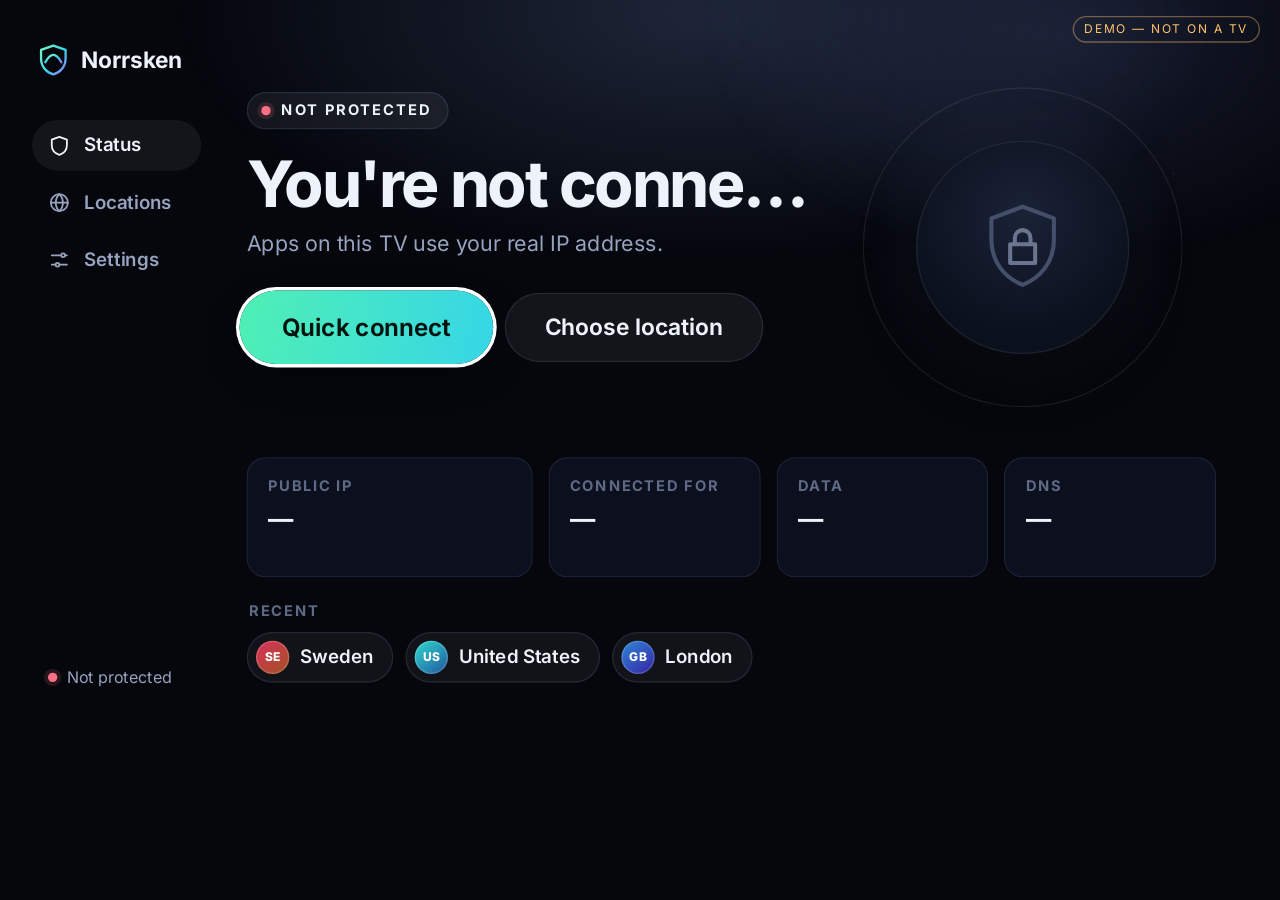
<file: app/index.html>
<!doctype html>
<html lang="en">
<head>
<meta charset="utf-8">
<title>Norrsken</title>
<meta name="viewport" content="width=1920, height=1080, user-scalable=no">
<link rel="stylesheet" href="css/app.css">
</head>
<body>
<svg width="0" height="0" style="position:absolute" aria-hidden="true"><defs><linearGradient id="lg" x1="0" y1="0" x2="1" y2="1"><stop offset="0" stop-color="#7cf7c8"/><stop offset=".55" stop-color="#36d6e7"/><stop offset="1" stop-color="#9a7bff"/></linearGradient></defs></svg>
<div id="stage" class="st-idle">
  <div class="sky" aria-hidden="true">
    <i class="glow cold c1"></i><i class="glow cold c2"></i>
    <i class="glow live l1"></i><i class="glow live l2"></i><i class="glow live l3"></i>
    <div class="stars"></div>
  </div>

  <nav id="rail">
    <div class="brand">
      <svg class="logo" viewBox="0 0 48 48" aria-hidden="true"><path d="M24 4 41 10v12c0 11-7.3 19.3-17 22-9.7-2.7-17-11-17-22V10z" fill="none" stroke="url(#lg)" stroke-width="3.2" stroke-linejoin="round"/><path d="M13 27c4-7 8-10 11-10s7 3 11 10" fill="none" stroke="url(#lg)" stroke-width="3.2" stroke-linecap="round"/></svg>
      <span>Norrsken</span>
    </div>
    <button class="f rail-item" data-screen="home"><svg viewBox="0 0 24 24"><path d="M12 3 20 6v6c0 5-3.4 8.6-8 10-4.6-1.4-8-5-8-10V6z"/></svg><span>Status</span></button>
    <button class="f rail-item" data-screen="locations"><svg viewBox="0 0 24 24"><circle cx="12" cy="12" r="9"/><path d="M3 12h18M12 3c2.6 2.6 3.8 5.6 3.8 9S14.6 18.4 12 21c-2.6-2.6-3.8-5.6-3.8-9S9.4 5.6 12 3z"/></svg><span>Locations</span></button>
    <button class="f rail-item" data-screen="settings"><svg viewBox="0 0 24 24"><path d="M4 7h10M18 7h2M4 17h4M12 17h8"/><circle cx="16" cy="7" r="2"/><circle cx="10" cy="17" r="2"/></svg><span>Settings</span></button>
    <div class="rail-foot"><span class="dot"></span><span id="rail-status">Not protected</span></div>
  </nav>

  <main id="main">
    <!-- STATUS -->
    <section id="screen-home" class="screen" data-scope>
      <div class="hero">
        <div class="hero-text">
          <div class="pill" id="h-pill"><span class="dot"></span><span id="h-state">Not protected</span></div>
          <h1 id="h-title">You're not connected</h1>
          <p class="sub" id="h-sub">Apps on this TV use your real IP address.</p>
          <div class="actions">
            <button class="f btn primary big" id="h-main">Quick connect</button>
            <button class="f btn ghost big" id="h-choose">Choose location</button>
          </div>
          <p class="msg" id="h-msg"></p>
        </div>
        <div class="orb" id="orb" aria-hidden="true">
          <div class="halo"></div>
          <div class="ring"></div>
          <div class="spin"></div>
          <div class="core">
            <svg viewBox="0 0 64 64"><path class="shield" d="M32 6 52 13.5v14C52 41 43.5 51.5 32 56 20.5 51.5 12 41 12 27.5v-14z"/><path class="tick" d="M22.5 31.5 29 38l13-14"/><path class="lock" d="M24 30h16v12H24zM27 30v-4a5 5 0 0 1 10 0v4"/></svg>
          </div>
        </div>
      </div>
      <div class="stats" id="h-stats">
        <div class="stat"><span class="k">Public IP</span><span class="v" id="s-ip">—</span><span class="s" id="s-ip2">&nbsp;</span></div>
        <div class="stat"><span class="k">Connected for</span><span class="v" id="s-time">—</span><span class="s" id="s-server">&nbsp;</span></div>
        <div class="stat"><span class="k">Data</span><span class="v" id="s-rx">—</span><span class="s" id="s-tx">&nbsp;</span></div>
        <div class="stat"><span class="k">DNS</span><span class="v" id="s-dns">—</span><span class="s" id="s-dns2">&nbsp;</span></div>
      </div>
      <div class="recents" id="h-recents-wrap">
        <h3>Recent</h3>
        <div class="chips" id="h-recents"></div>
      </div>
    </section>

    <!-- LOCATIONS -->
    <section id="screen-locations" class="screen" data-scope hidden>
      <header class="head">
        <h2>Locations</h2>
        <p class="sub">Pick a country or city. Norrsken connects to the least busy NordLynx server there.</p>
      </header>
      <div class="scroller" id="loc-scroll">
        <h3 class="sec">Quick picks</h3>
        <div class="grid" id="loc-popular"></div>
        <h3 class="sec">All countries <span class="count" id="loc-count"></span></h3>
        <div class="grid" id="loc-all"><p class="loading">Loading countries…</p></div>
        <p class="hint">Tip: CH+ / CH− jumps a page.</p>
      </div>
    </section>

    <!-- SETTINGS -->
    <section id="screen-settings" class="screen" data-scope hidden>
      <header class="head">
        <h2>Settings</h2>
      </header>
      <div class="scroller">
        <h3 class="sec">Connection</h3>
        <div class="rows">
          <button class="f row toggle" data-setting="autoConnect">
            <span class="txt"><span class="t">Connect when the TV starts</span><span class="d">Reconnects to your last location every time the TV turns on.</span></span>
            <span class="switch"><i></i></span>
          </button>
          <button class="f row toggle" data-setting="killSwitch">
            <span class="txt"><span class="t">Kill switch</span><span class="d">If the VPN drops or Norrsken stops unexpectedly, block internet instead of exposing your real IP. Your home network stays reachable.</span></span>
            <span class="switch"><i></i></span>
          </button>
          <button class="f row toggle" data-setting="threatProtection">
            <span class="txt"><span class="t">Threat Protection Lite</span><span class="d">Use NordVPN DNS that refuses ad, tracker and malware domains.</span></span>
            <span class="switch"><i></i></span>
          </button>
        </div>
        <h3 class="sec">Account</h3>
        <div class="rows">
          <div class="row static"><span class="txt"><span class="t">NordVPN</span><span class="d" id="acc-state">Not linked</span></span></div>
          <button class="f row" id="acc-relink"><span class="txt"><span class="t">Replace access token</span><span class="d">Link a new token, for example after the old one expired.</span></span><span class="chev">›</span></button>
          <button class="f row danger" id="acc-unlink"><span class="txt"><span class="t">Unlink this TV</span><span class="d">Disconnects and deletes the stored token and key.</span></span><span class="chev">›</span></button>
        </div>
        <h3 class="sec">Help</h3>
        <div class="rows">
          <button class="f row" id="diag-open"><span class="txt"><span class="t">Diagnostics &amp; log</span><span class="d">What Norrsken found on this TV, and the latest log lines.</span></span><span class="chev">›</span></button>
          <div class="row static"><span class="txt"><span class="t">About</span><span class="d" id="about">Norrsken · unofficial NordVPN client for rooted webOS. Not affiliated with Nord Security.</span></span></div>
        </div>
      </div>
    </section>

    <!-- LINK ACCOUNT (full screen) -->
    <section id="screen-link" class="screen full" data-scope hidden>
      <div class="link">
        <div class="link-text">
          <div class="brand big"><svg class="logo" viewBox="0 0 48 48" aria-hidden="true"><path d="M24 4 41 10v12c0 11-7.3 19.3-17 22-9.7-2.7-17-11-17-22V10z" fill="none" stroke="url(#lg)" stroke-width="3.2" stroke-linejoin="round"/><path d="M13 27c4-7 8-10 11-10s7 3 11 10" fill="none" stroke="url(#lg)" stroke-width="3.2" stroke-linecap="round"/></svg><span>Norrsken</span></div>
          <h1>Link your NordVPN account</h1>
          <ol class="steps">
            <li><span class="n">1</span><span>On your phone, scan the code or open <b id="l-url">…</b></span></li>
            <li><span class="n">2</span><span>Enter the code shown here, <b class="mono" id="l-pin">······</b></span></li>
            <li><span class="n">3</span><span>Paste an access token: in <b>Nord Account › NordVPN</b>, scroll down to <b>Advanced settings</b>.</span></li>
          </ol>
          <div class="actions">
            <button class="f btn ghost" id="l-type">Type the token on the TV</button>
            <button class="f btn ghost" id="l-cancel" hidden>Back</button>
          </div>
          <div class="manual" id="l-manual" hidden>
            <input class="f input" id="l-input" type="text" autocomplete="off" autocapitalize="off" spellcheck="false" placeholder="Access token">
            <button class="f btn primary" id="l-submit">Link</button>
          </div>
          <p class="msg" id="l-msg"></p>
        </div>
        <div class="qr-card">
          <canvas id="l-qr" width="460" height="460"></canvas>
          <div class="pin-big mono" id="l-pin2">······</div>
          <div class="small" id="l-exp">&nbsp;</div>
        </div>
      </div>
    </section>

    <!-- CAN'T RUN (full screen) -->
    <section id="screen-blocked" class="screen full" data-scope hidden>
      <div class="blocked">
        <div class="brand big"><svg class="logo" viewBox="0 0 48 48" aria-hidden="true"><path d="M24 4 41 10v12c0 11-7.3 19.3-17 22-9.7-2.7-17-11-17-22V10z" fill="none" stroke="url(#lg)" stroke-width="3.2" stroke-linejoin="round"/></svg><span>Norrsken</span></div>
        <h1 id="b-title">Norrsken needs a rooted TV</h1>
        <p class="sub" id="b-body"></p>
        <pre class="detail" id="b-detail"></pre>
        <div class="actions"><button class="f btn primary" id="b-retry">Try again</button></div>
      </div>
    </section>
  </main>

  <div id="sheet" class="sheet" hidden>
    <div class="sheet-card" data-scope>
      <h2 id="sheet-title"></h2>
      <p class="sub" id="sheet-sub"></p>
      <div class="sheet-body" id="sheet-body"></div>
    </div>
  </div>
  <div id="toast" class="toast"></div>
</div>
<script src="js/countries-fallback.js"></script>
<script src="js/luna.js"></script>
<script src="js/mock.js"></script>
<script src="js/nav.js"></script>
<script src="js/app.js"></script>
</body>
</html>
</file>
<file: app/css/app.css>
@font-face {
  font-family: "Inter";
  src: url("../assets/fonts/inter-latin-wght-normal.woff2") format("woff2");
  font-weight: 100 900;
  font-display: block;
  unicode-range: U+0000-00FF, U+0131, U+0152-0153, U+02BB-02BC, U+02C6, U+02DA, U+02DC, U+2000-206F, U+2074, U+20AC, U+2122, U+2191, U+2193, U+2212, U+2215, U+FEFF, U+FFFD;
}
@font-face {
  font-family: "Inter";
  src: url("../assets/fonts/inter-latin-ext-wght-normal.woff2") format("woff2");
  font-weight: 100 900;
  font-display: block;
  unicode-range: U+0100-02AF, U+0304, U+0308, U+0329, U+1E00-1E9F, U+1EF2-1EFF, U+2020, U+20A0-20AB, U+20AD-20C0, U+2113, U+2C60-2C7F, U+A720-A7FF;
}

:root {
  --bg: #05070d;
  --panel: rgba(16, 22, 38, 0.72);
  --panel-solid: #0e1424;
  --line: rgba(160, 185, 255, 0.12);
  --text: #eef2fb;
  --dim: #97a3bf;
  --faint: #5f6b86;
  --green: #4ff0b4;
  --teal: #36d6e7;
  --violet: #9a7bff;
  --amber: #ffc46b;
  --red: #ff6f86;
  --accent: var(--green);
  --focus: #ffffff;
  --radius: 28px;
  --ease: cubic-bezier(.2, .7, .2, 1);
}

* { box-sizing: border-box; }
html, body {
  margin: 0; height: 100%; overflow: hidden;
  background: var(--bg); color: var(--text);
  font-family: "Inter", "LG Smart UI", system-ui, sans-serif;
  font-size: 28px; line-height: 1.35;
  -webkit-font-smoothing: antialiased;
  font-feature-settings: "cv11", "ss01";
}
button { font: inherit; color: inherit; background: none; border: 0; padding: 0; margin: 0; text-align: left; cursor: pointer; }
[hidden] { display: none !important; }
.f:focus { outline: none; }
.mono { font-variant-numeric: tabular-nums; letter-spacing: .06em; }

#stage {
  position: absolute; left: 0; top: 0; width: 1920px; height: 1080px;
  transform-origin: 0 0; overflow: hidden;
  display: flex;
}

/* ---------- sky ---------- */
.sky { position: absolute; inset: 0; pointer-events: none; z-index: 0; }
.glow { position: absolute; border-radius: 50%; transition: opacity 1.6s var(--ease); will-change: transform, opacity; }
.cold { opacity: 1; }
.live { opacity: 0; }
.c1 { width: 1600px; height: 760px; left: 260px; top: -360px; background: radial-gradient(closest-side, rgba(90, 110, 160, .30), transparent); }
.c2 { width: 1100px; height: 700px; left: 1050px; top: -300px; background: radial-gradient(closest-side, rgba(70, 80, 130, .28), transparent); }
.l1 { width: 1500px; height: 700px; left: 160px; top: -300px; background: radial-gradient(closest-side, rgba(79, 240, 180, .52), transparent); animation: drift1 26s ease-in-out infinite alternate; }
.l2 { width: 1300px; height: 720px; left: 780px; top: -320px; background: radial-gradient(closest-side, rgba(54, 214, 231, .44), transparent); animation: drift2 31s ease-in-out infinite alternate; }
.l3 { width: 1200px; height: 760px; left: 1180px; top: -280px; background: radial-gradient(closest-side, rgba(154, 123, 255, .46), transparent); animation: drift1 37s ease-in-out infinite alternate-reverse; }
@keyframes drift1 { from { transform: translate3d(-60px, 0, 0) scale(1); } to { transform: translate3d(90px, 30px, 0) scale(1.08); } }
@keyframes drift2 { from { transform: translate3d(70px, 10px, 0) scale(1.05); } to { transform: translate3d(-80px, -20px, 0) scale(.96); } }
.stars {
  position: absolute; inset: 0; opacity: .45;
  background-image:
    radial-gradient(1.4px 1.4px at 140px 220px, #fff8, transparent),
    radial-gradient(1.2px 1.2px at 620px 120px, #fff6, transparent),
    radial-gradient(1.6px 1.6px at 980px 300px, #fff7, transparent),
    radial-gradient(1.2px 1.2px at 1400px 90px, #fff6, transparent),
    radial-gradient(1.4px 1.4px at 1760px 260px, #fff7, transparent),
    radial-gradient(1.1px 1.1px at 1220px 420px, #fff5, transparent),
    radial-gradient(1.3px 1.3px at 420px 460px, #fff5, transparent);
}
.st-connected .cold, .st-connecting .cold, .st-reconnecting .cold { opacity: 0; }
.st-connected .live { opacity: 1; }
.st-connecting .live, .st-reconnecting .live { opacity: .55; animation-duration: 9s, 9s; }
.st-error .c1 { background: radial-gradient(closest-side, rgba(255, 111, 134, .22), transparent); }

/* ---------- rail ---------- */
#rail {
  position: relative; z-index: 2; width: 330px; flex: none;
  padding: 64px 28px 48px 48px; display: flex; flex-direction: column; gap: 10px;
}
.brand { display: flex; align-items: center; gap: 16px; font-weight: 700; font-size: 34px; letter-spacing: -.01em; margin: 0 0 54px 6px; }
.brand .logo { width: 52px; height: 52px; flex: none; }
.brand.big { font-size: 40px; margin: 0 0 40px; }
.brand.big .logo { width: 64px; height: 64px; }
.rail-item {
  display: flex; align-items: center; gap: 20px; height: 76px; padding: 0 24px;
  border-radius: 999px; color: var(--dim); font-weight: 600;
  transition: background .18s, color .18s, transform .18s var(--ease);
}
.rail-item svg { width: 34px; height: 34px; fill: none; stroke: currentColor; stroke-width: 1.9; stroke-linecap: round; stroke-linejoin: round; }
.rail-item.current { color: var(--text); background: rgba(255, 255, 255, .06); }
.rail-item.is-focus { outline: none; background: var(--focus); color: #070a12; transform: scale(1.04); }
.rail-foot { margin-top: auto; display: flex; align-items: center; gap: 14px; padding: 0 24px; color: var(--dim); font-size: 24px; }
.dot { width: 14px; height: 14px; border-radius: 50%; background: var(--red); flex: none; box-shadow: 0 0 0 6px rgba(255, 111, 134, .14); }
.st-connected .dot { background: var(--green); box-shadow: 0 0 0 6px rgba(79, 240, 180, .16); }
.st-connecting .dot, .st-reconnecting .dot { background: var(--amber); box-shadow: 0 0 0 6px rgba(255, 196, 107, .16); animation: blink 1.1s ease-in-out infinite; }
@keyframes blink { 50% { opacity: .35; } }

/* ---------- screens ---------- */
#main { position: relative; z-index: 1; flex: 1; min-width: 0; }
.screen { position: absolute; inset: 0; padding: 64px 96px 56px 40px; display: flex; flex-direction: column; }
.screen.full { padding: 80px 120px; }
.has-full #rail { display: none; }
.head h2 { font-size: 64px; letter-spacing: -.025em; margin: 0 0 8px; line-height: 1.1; }
.sub { color: var(--dim); margin: 0; font-size: 28px; }
h3.sec { font-size: 24px; text-transform: uppercase; letter-spacing: .14em; color: var(--faint); margin: 40px 0 20px 4px; font-weight: 700; }
h3.sec .count { color: var(--faint); font-weight: 600; letter-spacing: .04em; }
.scroller { flex: 1; overflow: hidden; margin: 24px -40px 0 -40px; padding: 0 40px 60px 40px; position: relative;
  -webkit-mask-image: linear-gradient(to bottom, transparent 0, #000 36px, #000 calc(100% - 60px), transparent 100%);
          mask-image: linear-gradient(to bottom, transparent 0, #000 36px, #000 calc(100% - 60px), transparent 100%); }
.scroller > :first-child { margin-top: 28px; }
.hint { color: var(--faint); font-size: 22px; margin: 36px 4px 0; }

/* ---------- buttons ---------- */
.btn {
  display: inline-flex; align-items: center; justify-content: center; gap: 14px;
  height: 84px; padding: 0 48px; border-radius: 999px; font-weight: 650; font-size: 30px;
  transition: transform .18s var(--ease), background .18s, color .18s, box-shadow .18s;
}
.btn.big { height: 104px; padding: 0 60px; font-size: 34px; }
.btn.primary { background: linear-gradient(100deg, var(--green), var(--teal)); color: #03130d; }
.btn.primary.stop { background: rgba(255, 255, 255, .1); color: var(--text); box-shadow: inset 0 0 0 2px rgba(255, 255, 255, .16); }
.btn.ghost { background: rgba(255, 255, 255, .06); box-shadow: inset 0 0 0 2px var(--line); }
.btn.is-focus { outline: none; transform: scale(1.06); box-shadow: 0 0 0 5px var(--focus), 0 18px 50px rgba(0, 0, 0, .45); }
.btn.ghost.is-focus, .btn.primary.stop.is-focus { background: var(--focus); color: #070a12; }
.actions { display: flex; gap: 28px; margin-top: 52px; flex-wrap: wrap; }
.msg { min-height: 40px; margin: 30px 0 0; color: var(--dim); font-size: 26px; }
.msg.err { color: var(--red); }

/* ---------- home ---------- */
.hero { display: flex; align-items: center; justify-content: space-between; gap: 40px; flex: 1; min-height: 0; }
.hero-text { flex: 1; min-width: 0; padding-top: 10px; }
.pill { display: inline-flex; align-items: center; gap: 16px; height: 56px; padding: 0 26px 0 22px; border-radius: 999px;
  background: rgba(255, 255, 255, .06); box-shadow: inset 0 0 0 2px var(--line); font-weight: 700; font-size: 22px; letter-spacing: .14em; text-transform: uppercase; }
.st-connected .pill { color: var(--green); box-shadow: inset 0 0 0 2px rgba(79, 240, 180, .28); background: rgba(79, 240, 180, .08); }
.st-connecting .pill, .st-reconnecting .pill { color: var(--amber); }
.st-error .pill { color: var(--red); }
#h-title { font-size: 96px; line-height: 1.02; letter-spacing: -.035em; margin: 34px 0 18px; font-weight: 750;
  white-space: nowrap; overflow: hidden; text-overflow: ellipsis; }
#h-sub { font-size: 32px; }
.orb { width: 560px; height: 560px; position: relative; flex: none; margin-right: 10px; }
.orb > * { position: absolute; border-radius: 50%; }
.orb .halo { inset: -60px; background: radial-gradient(closest-side, rgba(120, 140, 200, .16), transparent 70%); transition: background 1.2s; }
.orb .ring { inset: 40px; box-shadow: inset 0 0 0 2px rgba(255, 255, 255, .08); }
.orb .spin { inset: 40px; background: conic-gradient(from 0deg, transparent 0 60%, rgba(255, 196, 107, .9) 85%, transparent 86%);
  -webkit-mask: radial-gradient(farthest-side, transparent calc(100% - 4px), #000 calc(100% - 3px));
          mask: radial-gradient(farthest-side, transparent calc(100% - 4px), #000 calc(100% - 3px));
  opacity: 0; transition: opacity .6s; }
.st-connecting .orb .spin, .st-reconnecting .orb .spin { opacity: 1; animation: spin 1.6s linear infinite; }
@keyframes spin { to { transform: rotate(360deg); } }
.orb .core { inset: 120px; display: grid; place-items: center;
  background: radial-gradient(circle at 50% 35%, #1a2236, #0b101d 70%); box-shadow: inset 0 0 0 2px rgba(255, 255, 255, .07), 0 30px 80px rgba(0, 0, 0, .5);
  transition: box-shadow 1.2s; }
.orb svg { width: 150px; height: 150px; fill: none; stroke-linecap: round; stroke-linejoin: round; }
.orb .shield { stroke: #44506b; stroke-width: 2.6; transition: stroke 1s; }
.orb .tick { stroke: var(--green); stroke-width: 4; stroke-dasharray: 40; stroke-dashoffset: 40; transition: stroke-dashoffset .8s .3s var(--ease); }
.orb .lock { stroke: #6a7690; stroke-width: 2.6; transition: opacity .4s; }
.st-connected .orb .halo { background: radial-gradient(closest-side, rgba(79, 240, 180, .30), rgba(54, 214, 231, .10) 55%, transparent 72%); }
.st-connected .orb .core { box-shadow: inset 0 0 0 2px rgba(79, 240, 180, .35), 0 0 120px rgba(79, 240, 180, .25); }
.st-connected .orb .shield { stroke: var(--green); }
.st-connected .orb .tick { stroke-dashoffset: 0; }
.st-connected .orb .lock { opacity: 0; }

.stats { display: grid; grid-template-columns: 1.35fr 1fr 1fr 1fr; gap: 24px; margin-top: 8px; }
.stat { background: var(--panel); border-radius: var(--radius); padding: 28px 32px; box-shadow: inset 0 0 0 1.5px var(--line); min-width: 0; }
.stat .k { display: block; font-size: 22px; color: var(--faint); text-transform: uppercase; letter-spacing: .12em; font-weight: 700; }
.stat .v { display: block; font-size: 38px; font-weight: 700; margin: 10px 0 4px; white-space: nowrap; overflow: hidden; text-overflow: ellipsis; font-variant-numeric: tabular-nums; }
.stat .s { display: block; font-size: 22px; color: var(--dim); white-space: nowrap; overflow: hidden; text-overflow: ellipsis; }
.recents { margin-top: 36px; min-height: 120px; }
.recents h3 { font-size: 22px; text-transform: uppercase; letter-spacing: .14em; color: var(--faint); margin: 0 0 16px 4px; }
.chips { display: flex; gap: 18px; flex-wrap: nowrap; }
.chip { display: inline-flex; align-items: center; gap: 16px; height: 76px; padding: 0 30px 0 14px; border-radius: 999px;
  background: rgba(255, 255, 255, .05); box-shadow: inset 0 0 0 2px var(--line); font-weight: 600; white-space: nowrap;
  transition: transform .18s var(--ease), background .18s, color .18s; }
.chip.is-focus { outline: none; background: var(--focus); color: #070a12; transform: scale(1.06); }
.chip .badge { width: 50px; height: 50px; font-size: 18px; }

/* ---------- badges & cards ---------- */
.badge { --h: 160; width: 72px; height: 72px; border-radius: 50%; display: grid; place-items: center; flex: none;
  font-weight: 800; font-size: 24px; letter-spacing: .04em; color: #fff;
  background: linear-gradient(140deg, hsl(var(--h) 70% 52%), hsl(calc(var(--h) + 40) 65% 38%));
  box-shadow: inset 0 0 0 2px rgba(255, 255, 255, .18); }
.badge.fast { background: linear-gradient(140deg, var(--green), var(--teal)); color: #03130d; }
.badge svg { width: 34px; height: 34px; fill: none; stroke: currentColor; stroke-width: 2.4; stroke-linecap: round; stroke-linejoin: round; }
.grid { display: grid; grid-template-columns: repeat(4, 1fr); gap: 22px; }
.card { display: flex; align-items: center; gap: 20px; height: 124px; padding: 0 24px; border-radius: var(--radius);
  background: var(--panel); box-shadow: inset 0 0 0 1.5px var(--line); min-width: 0; position: relative;
  transition: transform .18s var(--ease), background .18s, box-shadow .18s; }
.card .txt { min-width: 0; display: flex; flex-direction: column; }
.card .name { font-weight: 650; font-size: 28px; white-space: nowrap; overflow: hidden; text-overflow: ellipsis; }
.card .meta { font-size: 21px; color: var(--dim); white-space: nowrap; overflow: hidden; text-overflow: ellipsis; }
.card .badge { width: 64px; height: 64px; font-size: 22px; }
.card.is-focus { outline: none; background: var(--focus); color: #070a12; transform: scale(1.06); box-shadow: 0 20px 50px rgba(0, 0, 0, .5); z-index: 2; }
.card.is-focus .meta { color: #3c475f; }
.card.on::after { content: ""; position: absolute; top: 18px; right: 18px; width: 14px; height: 14px; border-radius: 50%; background: var(--green); box-shadow: 0 0 0 5px rgba(79, 240, 180, .2); }
.loading { color: var(--dim); }

/* ---------- settings rows ---------- */
.rows { display: flex; flex-direction: column; gap: 14px; max-width: 1300px; }
.row { display: flex; align-items: center; justify-content: space-between; gap: 40px; min-height: 118px; padding: 22px 36px;
  border-radius: var(--radius); background: var(--panel); box-shadow: inset 0 0 0 1.5px var(--line);
  transition: transform .18s var(--ease), background .18s; }
.row .txt { display: flex; flex-direction: column; gap: 4px; min-width: 0; }
.row .t { font-weight: 650; }
.row .d { color: var(--dim); font-size: 23px; }
.row .chev { font-size: 48px; color: var(--faint); line-height: 1; }
.row.static { background: transparent; box-shadow: none; min-height: 0; padding: 14px 36px; }
.row.danger .t { color: var(--red); }
.row.is-focus { outline: none; background: var(--focus); color: #070a12; transform: scale(1.02); }
.row.is-focus .d, .row.is-focus .chev { color: #3c475f; }
.row.danger.is-focus .t { color: #c4213f; }
.switch { width: 92px; height: 52px; border-radius: 999px; background: rgba(255, 255, 255, .14); position: relative; flex: none; transition: background .2s; }
.switch i { position: absolute; top: 6px; left: 6px; width: 40px; height: 40px; border-radius: 50%; background: #fff; transition: transform .22s var(--ease); }
.row.on .switch { background: var(--green); }
.row.on .switch i { transform: translateX(40px); }
.row.is-focus .switch { background: #c9d0de; }
.row.on.is-focus .switch { background: #20b884; }
.row.busy { opacity: .6; }

/* ---------- link screen ---------- */
.link { display: flex; align-items: center; justify-content: space-between; gap: 100px; height: 100%; }
.link-text { flex: 1; max-width: 980px; }
.link h1 { font-size: 76px; line-height: 1.05; letter-spacing: -.03em; margin: 0 0 44px; }
.steps { list-style: none; margin: 0; padding: 0; display: flex; flex-direction: column; gap: 26px; }
.steps li { display: flex; gap: 26px; align-items: flex-start; font-size: 32px; color: var(--dim); }
.steps b { color: var(--text); font-weight: 650; }
.steps .n { width: 54px; height: 54px; border-radius: 50%; flex: none; display: grid; place-items: center; font-weight: 800; font-size: 26px;
  color: #03130d; background: linear-gradient(140deg, var(--green), var(--teal)); margin-top: -6px; }
.qr-card { width: 600px; flex: none; padding: 50px 50px 40px; border-radius: 44px; background: #f6f8fc; color: #070a12; text-align: center;
  box-shadow: 0 40px 120px rgba(0, 0, 0, .55), 0 0 0 10px rgba(79, 240, 180, .14); }
.qr-card canvas { width: 460px; height: 460px; display: block; margin: 0 auto; image-rendering: pixelated; }
.pin-big { font-size: 72px; font-weight: 800; margin-top: 26px; letter-spacing: .22em; padding-left: .22em; }
.small { color: #5c6680; font-size: 22px; margin-top: 4px; }
.manual { display: flex; gap: 22px; margin-top: 34px; }
.input { flex: 1; height: 84px; border-radius: 22px; padding: 0 28px; font: inherit; font-size: 26px; color: var(--text);
  background: rgba(0, 0, 0, .35); border: 2px solid var(--line); font-family: ui-monospace, Menlo, monospace; }
.input:focus, .input.is-focus { outline: none; border-color: var(--focus); box-shadow: 0 0 0 4px rgba(255, 255, 255, .25); }

/* ---------- blocked ---------- */
.blocked { max-width: 1300px; margin: 40px auto 0; }
.blocked h1 { font-size: 72px; letter-spacing: -.03em; margin: 0 0 22px; }
.blocked .sub { font-size: 32px; max-width: 1200px; }
.detail { margin: 36px 0 0; padding: 26px 30px; border-radius: 22px; background: rgba(0, 0, 0, .35); color: var(--dim);
  font: 22px/1.45 ui-monospace, Menlo, monospace; white-space: pre-wrap; max-height: 300px; overflow: hidden; }
.detail:empty { display: none; }

/* ---------- sheet ---------- */
.sheet { position: absolute; inset: 0; z-index: 10; background: rgba(3, 5, 10, .72); display: flex; align-items: center; justify-content: center; }
.sheet-card { width: 1440px; max-height: 920px; display: flex; flex-direction: column; padding: 60px 64px; border-radius: 44px;
  background: var(--panel-solid); box-shadow: inset 0 0 0 1.5px var(--line), 0 50px 140px rgba(0, 0, 0, .6); }
.sheet-card h2 { font-size: 56px; margin: 0 0 10px; letter-spacing: -.02em; }
.sheet-body { margin-top: 34px; min-height: 0; flex: 1; display: flex; flex-direction: column; }
.sheet-body .scroller { margin-top: 0; }
.sheet-body .grid { grid-template-columns: repeat(3, 1fr); }
.sheet-body .actions { margin-top: 10px; }
.sheet pre { margin: 0; font: 21px/1.45 ui-monospace, Menlo, monospace; color: var(--dim); white-space: pre-wrap; word-break: break-all; }
.kv { display: grid; grid-template-columns: 300px 1fr; gap: 8px 30px; font-size: 24px; margin-bottom: 26px; }
.kv .k { color: var(--faint); }
.kv .v { color: var(--text); word-break: break-all; }
.kv .bad { color: var(--amber); }

/* ---------- toast ---------- */
.toast { position: absolute; left: 50%; bottom: 60px; z-index: 20; transform: translate(-50%, 40px); opacity: 0;
  padding: 24px 40px; border-radius: 999px; background: #f6f8fc; color: #070a12; font-weight: 600; font-size: 26px;
  box-shadow: 0 20px 60px rgba(0, 0, 0, .5); transition: opacity .25s, transform .25s var(--ease); max-width: 1500px; text-align: center; }
.toast.show { opacity: 1; transform: translate(-50%, 0); }
.toast.err { background: #ffe3e8; color: #6a0f22; }

.demo-badge { position: absolute; right: 30px; top: 24px; z-index: 30; font-size: 18px; letter-spacing: .14em; text-transform: uppercase;
  color: var(--amber); border: 2px solid rgba(255, 196, 107, .4); border-radius: 999px; padding: 6px 16px; }
</file>
